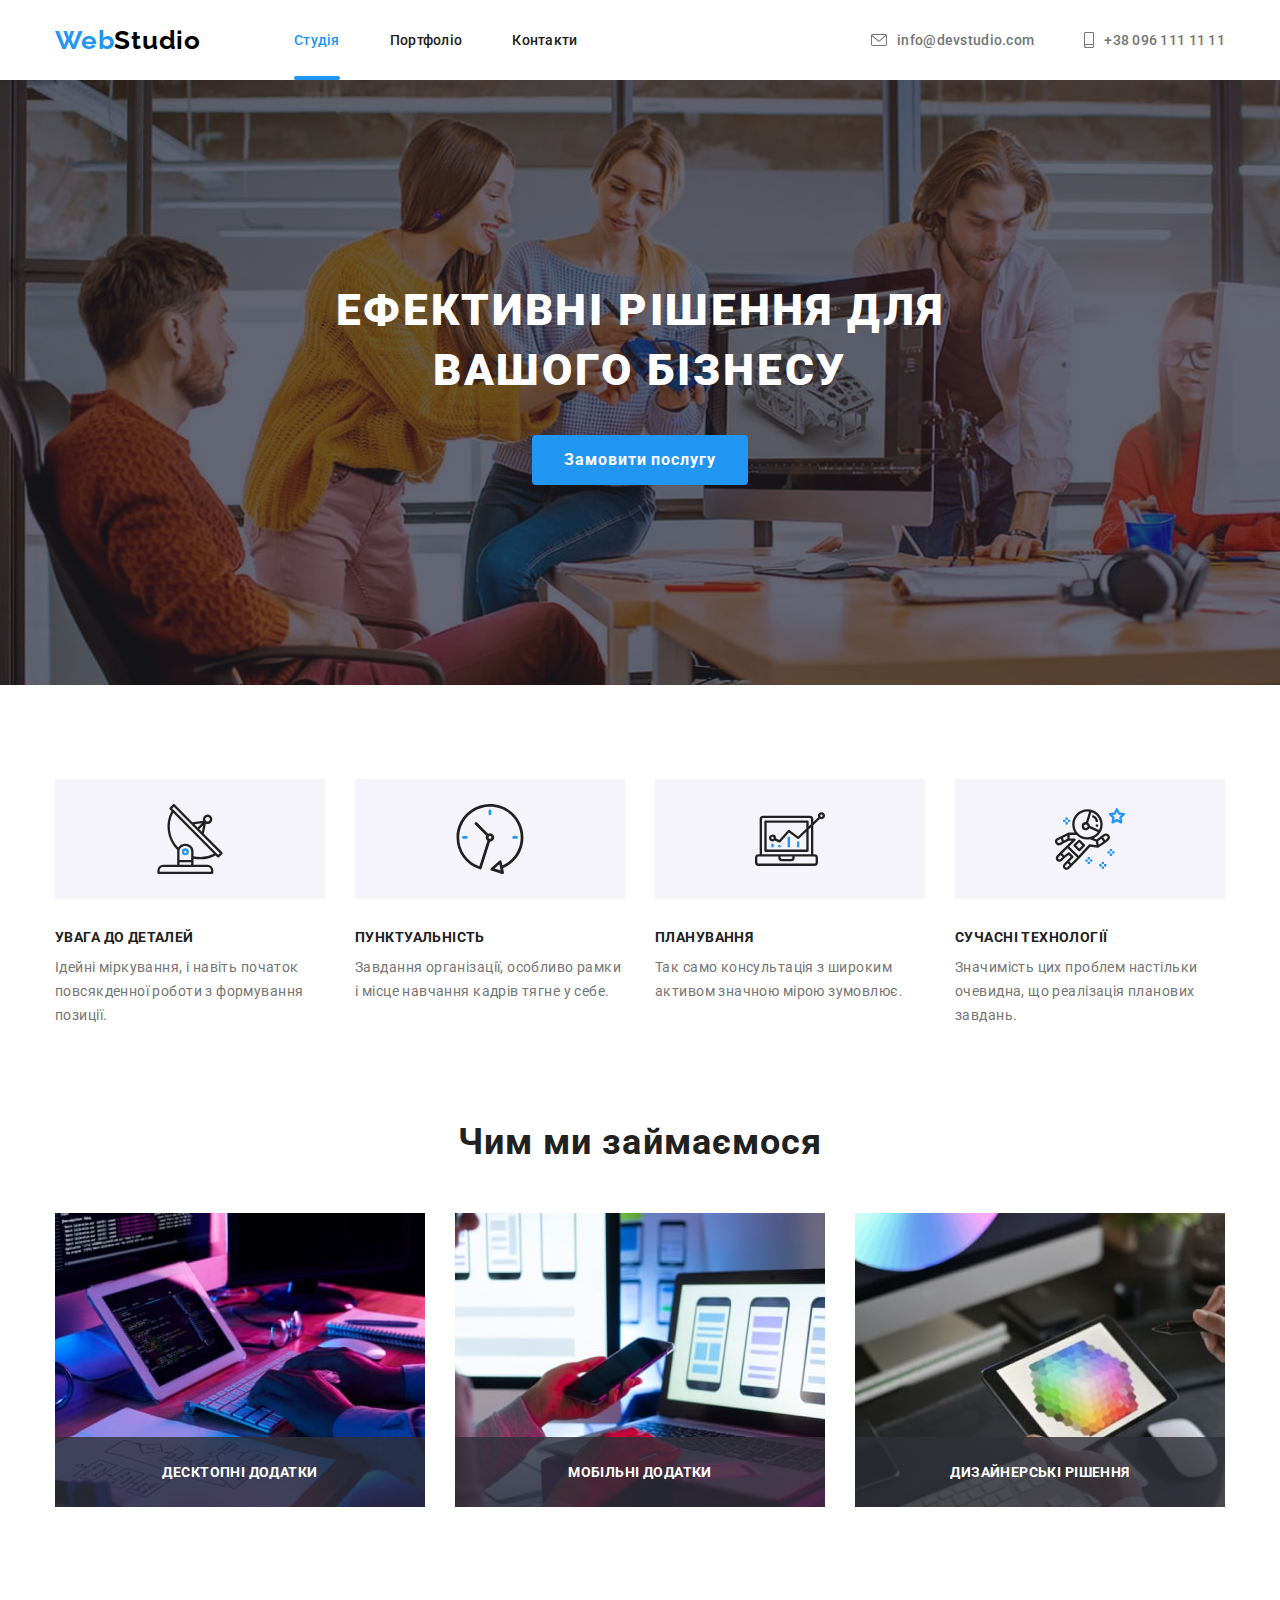
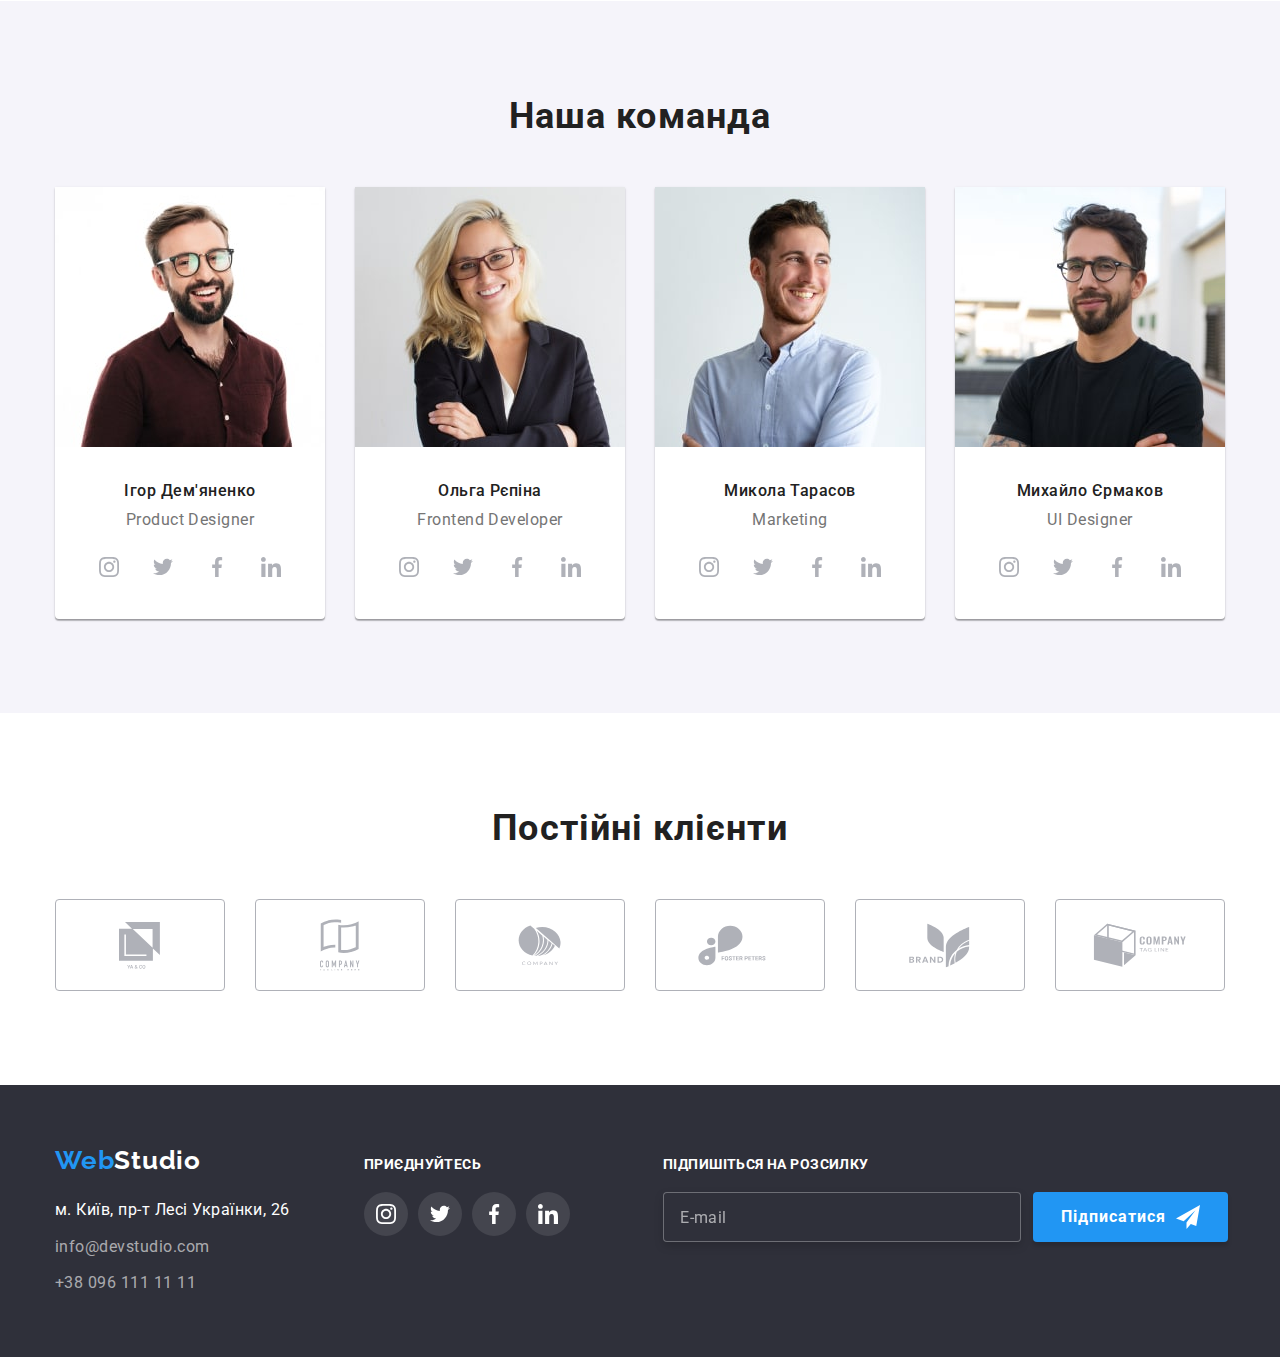
<file: index.html>
<!DOCTYPE html>
<html lang="uk">
  <head>
    <meta charset="UTF-8" />
    <meta http-equiv="X-UA-Compatible" content="IE=edge" />
    <meta name="viewport" content="width=device-width, initial-scale=1.0" />
    <title>Web Studio</title>
    <link rel="preconnect" href="https://fonts.googleapis.com" />
    <link rel="preconnect" href="https://fonts.gstatic.com" crossorigin />
    <link
      href="https://fonts.googleapis.com/css2?family=Raleway:wght@700&family=Roboto:wght@400;500;700;900&display=swap"
      rel="stylesheet"
    />
    <link
      rel="stylesheet"
      href="https://cdnjs.cloudflare.com/ajax/libs/modern-normalize/1.1.0/modern-normalize.css"
    />
    <link rel="stylesheet" href="./css/main.min.css" />
  </head>
  <body class="page-body">
    <header class="page-header page-header__main">
      <div class="container container_header">
        <div class="head-menu">
          <a class="logo" href="./index.html"
            >Web<span class="logo__text logo__text--black">Studio</span></a
          >
          <button
            class="mobile_open-button js-open-menu"
            aria-expanded="true"
            aria-controls="mobile-menu"
            type="button"
          >
            <svg width="40" height="40">
              <use href="./images/icons.svg#icon-menu_40px"></use>
            </svg>
          </button>
          <nav>
            <ul class="header-nav list">
              <li class="header-nav__item">
                <a class="header-nav__link header-nav__link--active" href="#"
                  >Студія</a
                >
              </li>
              <li class="header-nav__item">
                <a class="header-nav__link" href="./portfolio.html"
                  >Портфоліо</a
                >
              </li>
              <li class="header-nav__item">
                <a class="header-nav__link" href="#">Контакти</a>
              </li>
            </ul>
          </nav>
          <ul class="header-contacts list">
            <li class="header-contacts__item">
              <a class="header-contacts__link" href="mailto:info@devstudio.com">
                <svg
                  class="header-contacts__icon header-contacts__icon--tablet"
                  width="14"
                  height="10"
                >
                  <use href="./images/icons.svg#icon-envelope"></use>
                </svg>
                <svg
                  class="header-contacts__icon header-contacts__icon--desktop"
                  width="16"
                  height="12"
                >
                  <use href="./images/icons.svg#icon-envelope"></use>
                </svg>
                <span class="header-contacts__text">info@devstudio.com</span>
              </a>
            </li>
            <li class="header-contacts__item">
              <a class="header-contacts__link" href="tel:+380961111111">
                <svg
                  class="header-contacts__icon header-contacts__icon--tablet"
                  width="10"
                  height="14"
                >
                  <use href="./images/icons.svg#icon-smartphone"></use>
                </svg>
                <svg
                  class="header-contacts__icon header-contacts__icon--desktop"
                  width="10"
                  height="16"
                >
                  <use href="./images/icons.svg#icon-smartphone"></use>
                </svg>
                <span class="header-contacts__text">+38 096 111 11 11</span>
              </a>
            </li>
          </ul>
          <div class="mobile-menu js-menu-container" id="mobile-menu">
            <ul class="mobile-nav list">
              <li class="mobile-nav__item">
                <a class="mobile-nav__link mobile-nav__link--active" href="#"
                  >Студія</a
                >
              </li>
              <li class="mobile-nav__item">
                <a class="mobile-nav__link" href="./portfolio.html"
                  >Портфоліо</a
                >
              </li>
              <li class="mobile-nav__item">
                <a class="mobile-nav__link" href="#">Контакти</a>
              </li>
            </ul>
            <ul class="mobile-contacts list">
              <li class="mobile-contacts__item">
                <a class="mobile-contacts__link" href="tel:+380961111111">
                  <span
                    class="mobile-contacts__text mobile-contacts__text--active"
                    >+38 096 111 11 11</span
                  >
                </a>
              </li>
              <li class="mobile-contacts__item">
                <a
                  class="mobile-contacts__link"
                  href="mailto:info@devstudio.com"
                >
                  <span class="mobile-contacts__text">info@devstudio.com</span>
                </a>
              </li>
            </ul>
            <ul class="mobile-social list">
              <li class="mobile-social_item">
                <a class="mobile-social_link" href="#">Instagram</a>
              </li>
              <li class="mobile-social_item">
                <a class="mobile-social_link" href="#">Twitter</a>
              </li>
              <li class="mobile-social_item">
                <a class="mobile-social_link" href="#">Facebook</a>
              </li>
              <li class="mobile-social_item">
                <a class="mobile-social_link" href="#">LinkedIn</a>
              </li>
            </ul>
            <button class="mobile_close-button js-close-menu" type="button">
              <svg width="40" height="40">
                <use href="./images/icons.svg#icon-close-black"></use>
              </svg>
            </button>
          </div>
        </div>
      </div>
    </header>
    <main>
      <section class="hero">
        <div class="container">
          <h1 class="hero__tittle">Ефективні рішення для вашого бізнесу</h1>
          <button data-modal-open class="hero__button button" type="button">
            Замовити послугу
          </button>
        </div>
      </section>
      <section class="section our-services">
        <div class="container">
          <!-- наші переваги -->
          <ul class="preferences list">
            <li class="preferences__item">
              <h3 class="preferences__tittle">УВАГА ДО ДЕТАЛЕЙ</h3>
              <p class="preferences__text">
                Ідейні міркування, і навіть початок повсякденної роботи з
                формування позиції.
              </p>
            </li>
            <li class="preferences__item">
              <h3 class="preferences__tittle">ПУНКТУАЛЬНІСТЬ</h3>
              <p class="preferences__text">
                Завдання організації, особливо рамки і місце навчання кадрів
                тягне у себе.
              </p>
            </li>
            <li class="preferences__item">
              <h3 class="preferences__tittle">ПЛАНУВАННЯ</h3>
              <p class="preferences__text">
                Так само консультація з широким активом значною мірою зумовлює.
              </p>
            </li>
            <li class="preferences__item">
              <h3 class="preferences__tittle">СУЧАСНІ ТЕХНОЛОГІЇ</h3>
              <p class="preferences__text">
                Значимість цих проблем настільки очевидна, що реалізація
                планових завдань.
              </p>
            </li>
          </ul>
          <h2 class="services__tittle">Чим ми займаємося</h2>
          <ul class="services list">
            <li class="services__item">
              <img
                srcset="
                  ./images/activities-1-270.jpg    1x,
                  ./images/activities-1-270@2x.jpg 2x
                "
                class="img"
                src="./images/activities-1-270.jpg"
                width="370"
                height="294"
                alt="програміст пише код"
              />
              <div class="services__meta">
                <h3 class="services__description">Десктопні додатки</h3>
              </div>
            </li>
            <li class="services__item">
              <img
                srcset="
                  ./images/activities-2-270.jpg    1x,
                  ./images/activities-2-270@2x.jpg 2x
                "
                class="img"
                src="./images/activities-2-270.jpg"
                width="370"
                height="294"
                alt="програміст переглядає макет меню телефону"
              />
              <div class="services__meta">
                <h3 class="services__description">Мобільні додатки</h3>
              </div>
            </li>
            <li class="services__item">
              <img
                srcset="
                  ./images/activities-3-270.jpg    1x,
                  ./images/activities-3-270@2x.jpg 2x
                "
                class="img"
                src="./images/activities-3-270.jpg"
                width="370"
                height="294"
                alt="програміст переглядає варіанти кольорів на планшеті"
              />
              <div class="services__meta">
                <h3 class="services__description">Дизайнерські рішення</h3>
              </div>
            </li>
          </ul>
        </div>
      </section>
      <section class="section team">
        <div class="container">
          <h2 class="team__tittle">Наша команда</h2>
          <ul class="team-set list">
            <li class="team-set__item">
              <div class="team-set__wrapper">
                <picture>
                  <source
                    srcset="
                      ./images/team-1-270.jpg,
                      ./images/team-1-270@2x.jpg 2x
                    "
                    media="(min-width: 1200px)"
                  />

                  <source
                    srcset="
                      ./images/team-1-354.jpg,
                      ./images/team-1-354@2x.jpg 2x
                    "
                    media="(min-width: 768px)"
                  />

                  <source
                    srcset="
                      ./images/team-1-450.jpg,
                      ./images/team-1-450@2x.jpg 2x
                    "
                  />

                  <img src="./images/team-1-450.jpg" alt="чоловік в окулярах" />
                </picture>
                <!-- <img
                  class="team-set__img img"
                  src="./images/our-team-1.jpg"
                  width="270"
                  height="260"
                  alt="чоловік в окулярах"
                /> -->
                <h3 class="team-set__name">Ігор Дем'яненко</h3>
                <p class="team-set__position">Product Designer</p>
                <ul class="social list">
                  <li class="social__item">
                    <a href="#" class="social__link">
                      <svg class="social__icon" width="20" height="20">
                        <use href="./images/icons.svg#icon-instagram"></use>
                      </svg>
                    </a>
                  </li>
                  <li class="social__item">
                    <a href="#" class="social__link">
                      <svg class="social__icon" width="20" height="20">
                        <use href="./images/icons.svg#icon-twitter"></use>
                      </svg>
                    </a>
                  </li>
                  <li class="social__item">
                    <a href="#" class="social__link">
                      <svg class="social__icon" width="20" height="20">
                        <use href="./images/icons.svg#icon-facebook"></use>
                      </svg>
                    </a>
                  </li>
                  <li class="social__item">
                    <a href="#" class="social__link">
                      <svg class="social__icon" width="20" height="20">
                        <use href="./images/icons.svg#icon-linkedin"></use>
                      </svg>
                    </a>
                  </li>
                </ul>
              </div>
            </li>
            <li class="team-set__item">
              <div class="team-set__wrapper">
                <picture>
                  <source
                    srcset="
                      ./images/team-2-270.jpg,
                      ./images/team-2-270@2x.jpg 2x
                    "
                    media="(min-width: 1200px)"
                  />

                  <source
                    srcset="
                      ./images/team-2-354.jpg,
                      ./images/team-2-354@2x.jpg 2x
                    "
                    media="(min-width: 768px)"
                  />

                  <source
                    srcset="
                      ./images/team-2-450.jpg,
                      ./images/team-2-450@2x.jpg 2x
                    "
                  />

                  <img src="./images/team-2-450.jpg" alt="жінка в окулярах" />
                </picture>
                <!-- <img
                  class="team-set__img img"
                  src="./images/our-team-2.jpg"
                  width="270"
                  height="260"
                  alt="жінка в окулярах"
                /> -->
                <h3 class="team-set__name">Ольга Рєпіна</h3>
                <p class="team-set__position">Frontend Developer</p>
                <ul class="social list">
                  <li class="social__item">
                    <a href="#" class="social__link">
                      <svg class="social__icon" width="20" height="20">
                        <use href="./images/icons.svg#icon-instagram"></use>
                      </svg>
                    </a>
                  </li>
                  <li class="social__item">
                    <a href="#" class="social__link">
                      <svg class="social__icon" width="20" height="20">
                        <use href="./images/icons.svg#icon-twitter"></use>
                      </svg>
                    </a>
                  </li>
                  <li class="social__item">
                    <a href="#" class="social__link">
                      <svg class="social__icon" width="20" height="20">
                        <use href="./images/icons.svg#icon-facebook"></use>
                      </svg>
                    </a>
                  </li>
                  <li class="social__item">
                    <a href="#" class="social__link">
                      <svg class="social__icon" width="20" height="20">
                        <use href="./images/icons.svg#icon-linkedin"></use>
                      </svg>
                    </a>
                  </li>
                </ul>
              </div>
            </li>
            <li class="team-set__item">
              <div class="team-set__wrapper">
                <picture>
                  <source
                    srcset="
                      ./images/team-3-270.jpg,
                      ./images/team-3-270@2x.jpg 2x
                    "
                    media="(min-width: 1200px)"
                  />

                  <source
                    srcset="
                      ./images/team-3-354.jpg,
                      ./images/team-3-354@2x.jpg 2x
                    "
                    media="(min-width: 768px)"
                  />

                  <source
                    srcset="
                      ./images/team-3-450.jpg,
                      ./images/team-3-450@2x.jpg 2x
                    "
                  />

                  <img src="./images/team-3-450.jpg" alt="молодий чоловік" />
                </picture>
                <!-- <img
                  class="team-set__img img"
                  src="./images/our-team-3.jpg"
                  width="270"
                  height="260"
                  alt="молодий чоловік"
                /> -->
                <h3 class="team-set__name">Микола Тарасов</h3>
                <p class="team-set__position">Marketing</p>
                <ul class="social list">
                  <li class="social__item">
                    <a href="#" class="social__link">
                      <svg class="social__icon" width="20" height="20">
                        <use href="./images/icons.svg#icon-instagram"></use>
                      </svg>
                    </a>
                  </li>
                  <li class="social__item">
                    <a href="#" class="social__link">
                      <svg class="social__icon" width="20" height="20">
                        <use href="./images/icons.svg#icon-twitter"></use>
                      </svg>
                    </a>
                  </li>
                  <li class="social__item">
                    <a href="#" class="social__link">
                      <svg class="social__icon" width="20" height="20">
                        <use href="./images/icons.svg#icon-facebook"></use>
                      </svg>
                    </a>
                  </li>
                  <li class="social__item">
                    <a href="#" class="social__link">
                      <svg class="social__icon" width="20" height="20">
                        <use href="./images/icons.svg#icon-linkedin"></use>
                      </svg>
                    </a>
                  </li>
                </ul>
              </div>
            </li>
            <li class="team-set__item">
              <div class="team-set__wrapper">
                <picture>
                  <source
                    srcset="
                      ./images/team-4-270.jpg,
                      ./images/team-4-270@2x.jpg 2x
                    "
                    media="(min-width: 1200px)"
                  />

                  <source
                    srcset="
                      ./images/team-4-354.jpg,
                      ./images/team-4-354@2x.jpg 2x
                    "
                    media="(min-width: 768px)"
                  />

                  <source
                    srcset="
                      ./images/team-4-450.jpg,
                      ./images/team-4-450@2x.jpg 2x
                    "
                  />

                  <img src="./images/team-4-450.jpg" alt="молодий чоловік" />
                </picture>
                <!-- <img
                  class="team-set__img img"
                  src="./images/our-team-4.jpg"
                  width="270"
                  height="260"
                  alt="чоловік в окулярах"
                /> -->
                <h3 class="team-set__name">Михайло Єрмаков</h3>
                <p class="team-set__position">UI Designer</p>
                <ul class="social list">
                  <li class="social__item">
                    <a href="#" class="social__link">
                      <svg class="social__icon" width="20" height="20">
                        <use href="./images/icons.svg#icon-instagram"></use>
                      </svg>
                    </a>
                  </li>
                  <li class="social__item">
                    <a href="#" class="social__link">
                      <svg class="social__icon" width="20" height="20">
                        <use href="./images/icons.svg#icon-twitter"></use>
                      </svg>
                    </a>
                  </li>
                  <li class="social__item">
                    <a href="#" class="social__link">
                      <svg class="social__icon" width="20" height="20">
                        <use href="./images/icons.svg#icon-facebook"></use>
                      </svg>
                    </a>
                  </li>
                  <li class="social__item">
                    <a href="#" class="social__link">
                      <svg class="social__icon" width="20" height="20">
                        <use href="./images/icons.svg#icon-linkedin"></use>
                      </svg>
                    </a>
                  </li>
                </ul>
              </div>
            </li>
          </ul>
        </div>
      </section>
      <section class="section clients">
        <div class="container">
          <h2 class="clients__tittle">Постійні клієнти</h2>
          <ul class="clients__set list">
            <li class="clients__item">
              <a class="clients__link" href="#">
                <svg class="clients__icon" width="41" height="47">
                  <use href="./images/icons.svg#icon-client-1"></use>
                </svg>
              </a>
            </li>
            <li class="clients__item">
              <a class="clients__link" href="#">
                <svg class="clients__icon" width="40" height="52">
                  <use href="./images/icons.svg#icon-client-2"></use>
                </svg>
              </a>
            </li>
            <li class="clients__item">
              <a class="clients__link" href="#">
                <svg class="clients__icon" width="43" height="42">
                  <use href="./images/icons.svg#icon-client-3"></use>
                </svg>
              </a>
            </li>
            <li class="clients__item">
              <a class="clients__link" href="#">
                <svg class="clients__icon" width="84" height="41">
                  <use href="./images/icons.svg#icon-client-4"></use>
                </svg>
              </a>
            </li>
            <li class="clients__item">
              <a class="clients__link" href="#">
                <svg class="clients__icon" width="63" height="45">
                  <use href="./images/icons.svg#icon-client-5"></use>
                </svg>
              </a>
            </li>
            <li class="clients__item">
              <a class="clients__link" href="#">
                <svg class="clients__icon" width="94" height="44">
                  <use href="./images/icons.svg#icon-client-6"></use>
                </svg>
              </a>
            </li>
          </ul>
        </div>
      </section>
    </main>
    <footer class="footer">
      <div class="container footer-box">
        <div class="visit-card">
          <a class="logo logo_footer" href="/"
            >Web<span class="logo__text logo__text--white">Studio</span></a
          >
          <address>
            <ul class="adress list">
              <li class="adress__item">
                <a
                  class="adress__link adress__link--accent"
                  href="https://goo.gl/maps/z7r3m8Ru9dRskNTa8"
                  >м. Київ, пр-т Лесі Українки, 26</a
                >
              </li>
              <li class="adress__item">
                <a class="adress__link" href="mailto:info@devstudio.com"
                  >info@devstudio.com</a
                >
              </li>
              <li class="adress__item">
                <a class="adress__link" href="tel:+380961111111"
                  >+38 096 111 11 11</a
                >
              </li>
            </ul>
          </address>
        </div>
        <div class="adding">
          <h3 class="adding__tittle">приєднуйтесь</h3>
          <ul class="social social--footer list">
            <li class="social__item social__item--footer">
              <a href="#" class="social__link">
                <svg class="social__icon" width="20" height="20">
                  <use href="./images/icons.svg#icon-instagram"></use>
                </svg>
              </a>
            </li>
            <li class="social__item social__item--footer">
              <a href="#" class="social__link">
                <svg class="social__icon" width="20" height="20">
                  <use href="./images/icons.svg#icon-twitter"></use>
                </svg>
              </a>
            </li>
            <li class="social__item social__item--footer">
              <a href="#" class="social__link">
                <svg class="social__icon" width="20" height="20">
                  <use href="./images/icons.svg#icon-facebook"></use>
                </svg>
              </a>
            </li>
            <li class="social__item social__item--footer">
              <a href="#" class="social__link">
                <svg class="social__icon" width="20" height="20">
                  <use href="./images/icons.svg#icon-linkedin"></use>
                </svg>
              </a>
            </li>
          </ul>
        </div>
        <div class="dispatch">
          <h3 class="dispatch__tittle">Підпишіться на розсилку</h3>
          <form class="dispatch__form">
            <input class="dispatch__input" type="text" placeholder="E-mail" />
            <button class="dispatch-button button" type="submit">
              <span class="dispatch-button__text">Підписатися</span>
              <svg class="dispatch-button__icon" width="24" height="24">
                <use href="./images/icons.svg#icon-send"></use>
              </svg>
            </button>
          </form>
        </div>
      </div>
    </footer>
    <div data-modal class="backdrop is-hidden">
      <div class="modal">
        <button data-modal-close class="close-button" type="button">
          <svg class="close-button__icon" width="18" height="18">
            <use href="./images/icons.svg#icon-close-black"></use>
          </svg>
        </button>
        <form class="modal-form">
          <b class="modal-form__tittle"
            >Залиште свої дані, ми вам передзвонимо</b
          >
          <label class="modal-form__label" for="name">Ім'я</label>
          <div class="modal-form__wrapper">
            <input
              class="modal-form__input"
              type="text"
              name="name"
              id="name"
            />
            <svg class="input-icon" width="18" height="18">
              <use href="./images/icons.svg#icon-person-black"></use>
            </svg>
          </div>

          <label class="modal-form__label" for="phone">Телефон</label>
          <div class="modal-form__wrapper">
            <input
              class="modal-form__input"
              type="tel"
              name="phone"
              id="phone"
            />
            <svg class="input-icon" width="18" height="18">
              <use href="./images/icons.svg#icon-phone-black"></use>
            </svg>
          </div>

          <label class="modal-form__label" for="mail">Пошта</label>
          <div class="modal-form__wrapper">
            <input
              class="modal-form__input"
              type="email"
              name="mail"
              id="mail"
            />
            <svg class="input-icon" width="18" height="18">
              <use href="./images/icons.svg#icon-email-black"></use>
            </svg>
          </div>

          <label class="modal-form__label" for="comments">Коментар</label>
          <textarea
            class="modal-form__input modal-form__input--textarea"
            name="comments"
            id="comments"
            placeholder="Введіть текст"
          ></textarea>

          <div class="lisence">
            <input
              class="lisence__input"
              type="checkbox"
              name="licence"
              id="licence"
            />
            <label class="lisence__label" for="licence">
              Погоджуюся з розсилкою та приймаю
            </label>
            <a class="lisence__text">Умови договору</a>
          </div>

          <button class="submit-button button" type="submit">Відправити</button>
        </form>
      </div>
    </div>
    <script src="./js/mobile-menu.js"></script>
    <script src="./js/modal.js"></script>
  </body>
</html>
</file>
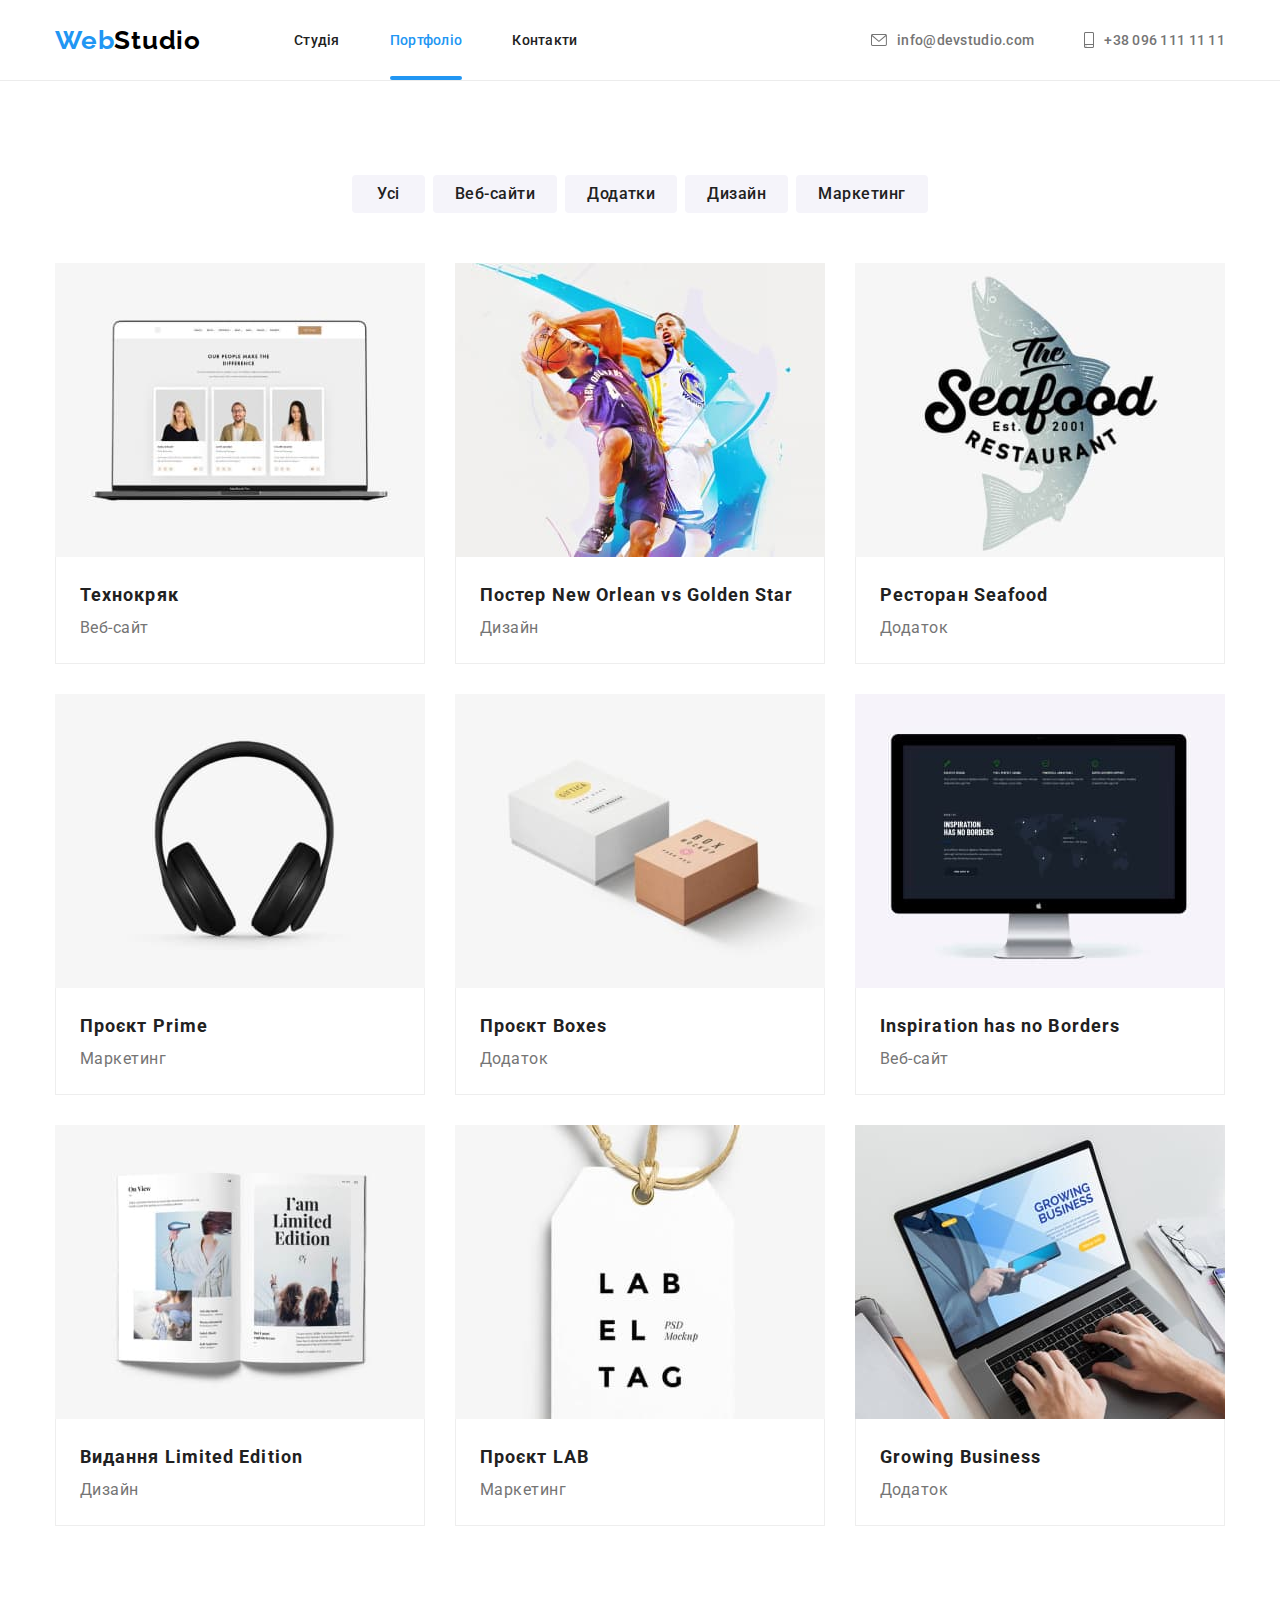
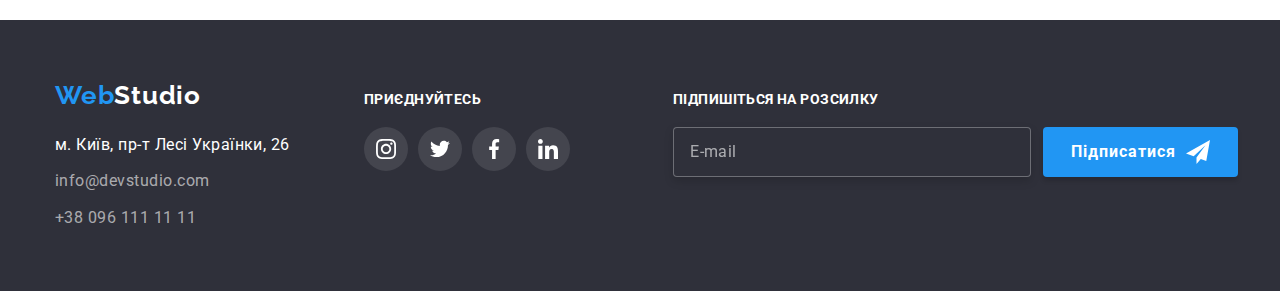
<file: portfolio.html>
<!DOCTYPE html>
<html lang="en">
  <head>
    <meta charset="UTF-8" />
    <meta http-equiv="X-UA-Compatible" content="IE=edge" />
    <meta name="viewport" content="width=device-width, initial-scale=1.0" />
    <title>portfolio</title>
    <link rel="preconnect" href="https://fonts.googleapis.com" />
    <link rel="preconnect" href="https://fonts.gstatic.com" crossorigin />
    <link
      href="https://fonts.googleapis.com/css2?family=Raleway:wght@700&family=Roboto:wght@400;500;700;900&display=swap"
      rel="stylesheet"
    />
    <link
      rel="stylesheet"
      href="https://cdnjs.cloudflare.com/ajax/libs/modern-normalize/1.1.0/modern-normalize.css"
    />
    <link rel="stylesheet" href="./css/main.min.css" />
  </head>
  <body>
    <header class="page-header">
      <div class="container">
        <div class="head-menu">
          <a class="logo" href="/index.html"
            >Web<span class="logo__text logo__text--black">Studio</span></a
          >
          <nav>
            <ul class="header-nav list">
              <li class="header-nav__item">
                <a class="header-nav__link" href="./index.html">Студія</a>
              </li>
              <li class="header-nav__item">
                <a
                  class="header-nav__link header-nav__link--active"
                  href="./portfolio.html"
                  >Портфоліо</a
                >
              </li>
              <li class="header-nav__item">
                <a class="header-nav__link" href="#">Контакти</a>
              </li>
            </ul>
          </nav>
          <ul class="header-contacts list">
            <li class="header-contacts__item">
              <a class="header-contacts__link" href="mailto:info@devstudio.com">
                <svg class="header-contacts__icon" width="16" height="12">
                  <use href="./images/icons.svg#icon-envelope"></use>
                </svg>
                <span class="header-contacts__text">info@devstudio.com</span>
              </a>
            </li>
            <li class="header-contacts__item">
              <a class="header-contacts__link" href="tel:+380961111111">
                <svg class="header-contacts__icon" width="10" height="16">
                  <use href="./images/icons.svg#icon-smartphone"></use>
                </svg>
                <span class="header-contacts__text">+38 096 111 11 11</span>
              </a>
            </li>
          </ul>
        </div>
      </div>
    </header>
    <main>
      <section class="section portfolio">
        <div class="container">
          <ul class="buttons-set list">
            <li class="buttons-set__item">
              <button
                class="button-portfolio button-portfolio--main button"
                type="button"
              >
                Усі
              </button>
            </li>
            <li class="buttons-set__item">
              <button class="button-portfolio button" type="button">
                Веб-сайти
              </button>
            </li>
            <li class="buttons-set__item">
              <button class="button-portfolio button" type="button">
                Додатки
              </button>
            </li>
            <li class="buttons-set__item">
              <button class="button-portfolio button" type="button">
                Дизайн
              </button>
            </li>
            <li class="buttons-set__item">
              <button class="button-portfolio button" type="button">
                Маркетинг
              </button>
            </li>
          </ul>
          <!-- <h1>Наші проекти</h1> -->
          <ul class="projects-set list">
            <li class="projects-set__item">
              <a class="projects-set__link" href="#">
                <div class="layout">
                  <img
                    class="img"
                    src="./images/web-site.jpg"
                    width="370"
                    height="294"
                    alt="екран ноутбука з відкритою сторінкою веб-сайту"
                  />
                  <div class="layout-wrapper">
                    <p class="layout__text">
                      Ресурс пропонує комплексні пропозиції з різним рівнем
                      функціоналу та сервісів. Все це дозволить відвідувачу
                      отримати вичерпні відомості про компанію чи приватну
                      особу.
                    </p>
                  </div>
                </div>
                <div class="projects-set__meta">
                  <h2 class="projects-set__tittle">Технокряк</h2>
                  <p class="projects-set__text">Веб-сайт</p>
                </div>
              </a>
            </li>
            <li class="projects-set__item">
              <a class="projects-set__link" href="#">
                <div class="layout">
                  <img
                    class="img"
                    src="./images/new-orlean-vs-golden-state.jpg"
                    width="370"
                    height="294"
                    alt="два баскетболісти боряться за мʼяч"
                  />
                  <div class="layout-wrapper">
                    <p class="layout__text">
                      Ресурс пропонує комплексні пропозиції з різним рівнем
                      функціоналу та сервісів. Все це дозволить відвідувачу
                      отримати вичерпні відомості про компанію чи приватну
                      особу.
                    </p>
                  </div>
                </div>
                <div class="projects-set__meta">
                  <h2 class="projects-set__tittle">
                    Постер New Orlean vs Golden Star
                  </h2>
                  <p class="projects-set__text">Дизайн</p>
                </div>
              </a>
            </li>
            <li class="projects-set__item">
              <a class="projects-set__link" href="#">
                <div class="layout">
                  <img
                    class="img"
                    src="./images/seafood.jpg"
                    width="370"
                    height="294"
                    alt="назва ресторану на фоні схематичного зображення риби"
                  />
                  <div class="layout-wrapper">
                    <p class="layout__text">
                      Ресурс пропонує комплексні пропозиції з різним рівнем
                      функціоналу та сервісів. Все це дозволить відвідувачу
                      отримати вичерпні відомості про компанію чи приватну
                      особу.
                    </p>
                  </div>
                </div>
                <div class="projects-set__meta">
                  <h2 class="projects-set__tittle">Ресторан Seafood</h2>
                  <p class="projects-set__text">Додаток</p>
                </div>
              </a>
            </li>
            <li class="projects-set__item">
              <a class="projects-set__link" href="#">
                <div class="layout">
                  <img
                    class="img"
                    src="./images/headphones.jpg"
                    width="370"
                    height="294"
                    alt="навушники"
                  />
                  <div class="layout-wrapper">
                    <p class="layout__text">
                      Ресурс пропонує комплексні пропозиції з різним рівнем
                      функціоналу та сервісів. Все це дозволить відвідувачу
                      отримати вичерпні відомості про компанію чи приватну
                      особу.
                    </p>
                  </div>
                </div>
                <div class="projects-set__meta">
                  <h2 class="projects-set__tittle">Проєкт Prime</h2>
                  <p class="projects-set__text">Маркетинг</p>
                </div>
              </a>
            </li>
            <li class="projects-set__item">
              <a class="projects-set__link" href="#">
                <div class="layout">
                  <img
                    class="img"
                    src="./images/boxes.jpg"
                    width="370"
                    height="294"
                    alt="дві
            картонні коробки"
                  />
                  <div class="layout-wrapper">
                    <p class="layout__text">
                      Ресурс пропонує комплексні пропозиції з різним рівнем
                      функціоналу та сервісів. Все це дозволить відвідувачу
                      отримати вичерпні відомості про компанію чи приватну
                      особу.
                    </p>
                  </div>
                </div>
                <div class="projects-set__meta">
                  <h2 class="projects-set__tittle">Проєкт Boxes</h2>
                  <p class="projects-set__text">Додаток</p>
                </div>
              </a>
            </li>
            <li class="projects-set__item">
              <a class="projects-set__link" href="#">
                <div class="layout">
                  <img
                    class="img"
                    src="./images/inpiration-has-no-borders.jpg"
                    width="370"
                    height="294"
                    alt="монітор компʼютера"
                  />
                  <div class="layout-wrapper">
                    <p class="layout__text">
                      Ресурс пропонує комплексні пропозиції з різним рівнем
                      функціоналу та сервісів. Все це дозволить відвідувачу
                      отримати вичерпні відомості про компанію чи приватну
                      особу.
                    </p>
                  </div>
                </div>
                <div class="projects-set__meta">
                  <h2 class="projects-set__tittle">
                    Inspiration has no Borders
                  </h2>
                  <p class="projects-set__text">Веб-сайт</p>
                </div>
              </a>
            </li>
            <li class="projects-set__item">
              <a class="projects-set__link" href="#">
                <div class="layout">
                  <img
                    class="img"
                    src="./images/limited-edition.jpg"
                    width="370"
                    height="294"
                    alt="розгорнута книга"
                  />
                  <div class="layout-wrapper">
                    <p class="layout__text">
                      Ресурс пропонує комплексні пропозиції з різним рівнем
                      функціоналу та сервісів. Все це дозволить відвідувачу
                      отримати вичерпні відомості про компанію чи приватну
                      особу.
                    </p>
                  </div>
                </div>
                <div class="projects-set__meta">
                  <h2 class="projects-set__tittle">Видання Limited Edition</h2>
                  <p class="projects-set__text">Дизайн</p>
                </div>
              </a>
            </li>
            <li class="projects-set__item">
              <a class="projects-set__link" href="#">
                <div class="layout">
                  <img
                    class="img"
                    src="./images/lab.jpg"
                    width="370"
                    height="294"
                    alt="лейба від одягу"
                  />
                  <div class="layout-wrapper">
                    <p class="layout__text">
                      Ресурс пропонує комплексні пропозиції з різним рівнем
                      функціоналу та сервісів. Все це дозволить відвідувачу
                      отримати вичерпні відомості про компанію чи приватну
                      особу.
                    </p>
                  </div>
                </div>
                <div class="projects-set__meta">
                  <h2 class="projects-set__tittle">Проєкт LAB</h2>
                  <p class="projects-set__text">Маркетинг</p>
                </div>
              </a>
            </li>
            <li class="projects-set__item">
              <a class="projects-set__link" href="#">
                <div class="layout">
                  <img
                    class="img"
                    src="./images/growning-business.jpg"
                    width="370"
                    height="294"
                    alt="людина працює за ноутбуком"
                  />
                  <div class="layout-wrapper">
                    <p class="layout__text">
                      Ресурс пропонує комплексні пропозиції з різним рівнем
                      функціоналу та сервісів. Все це дозволить відвідувачу
                      отримати вичерпні відомості про компанію чи приватну
                      особу.
                    </p>
                  </div>
                </div>
                <div class="projects-set__meta">
                  <h2 class="projects-set__tittle">Growing Business</h2>
                  <p class="projects-set__text">Додаток</p>
                </div>
              </a>
            </li>
          </ul>
        </div>
      </section>
    </main>
    <footer class="footer">
      <div class="container footer-box">
        <div class="visit-card">
          <a class="logo" href="/"
            >Web<span class="logo__text logo__text--white">Studio</span></a
          >
          <address>
            <ul class="adress list">
              <li class="adress__item">
                <a
                  class="adress__link adress__link--accent"
                  href="https://goo.gl/maps/z7r3m8Ru9dRskNTa8"
                  >м. Київ, пр-т Лесі Українки, 26</a
                >
              </li>
              <li class="adress__item">
                <a class="adress__link" href="mailto:info@devstudio.com"
                  >info@devstudio.com</a
                >
              </li>
              <li class="adress__item">
                <a class="adress__link" href="tel:+380961111111"
                  >+38 096 111 11 11</a
                >
              </li>
            </ul>
          </address>
        </div>
        <div class="adding">
          <h3 class="adding__tittle">приєднуйтесь</h3>
          <ul class="social social--footer list">
            <li class="social__item">
              <a href="#" class="social__link">
                <svg class="social__icon" width="20" height="20">
                  <use href="./images/icons.svg#icon-instagram"></use>
                </svg>
              </a>
            </li>
            <li class="social__item">
              <a href="#" class="social__link">
                <svg class="social__icon" width="20" height="20">
                  <use href="./images/icons.svg#icon-twitter"></use>
                </svg>
              </a>
            </li>
            <li class="social__item">
              <a href="#" class="social__link">
                <svg class="social__icon" width="20" height="20">
                  <use href="./images/icons.svg#icon-facebook"></use>
                </svg>
              </a>
            </li>
            <li class="social__item">
              <a href="#" class="social__link">
                <svg class="social__icon" width="20" height="20">
                  <use href="./images/icons.svg#icon-linkedin"></use>
                </svg>
              </a>
            </li>
          </ul>
        </div>
        <div class="dispatch">
          <h3 class="dispatch__tittle">Підпишіться на розсилку</h3>
          <form class="dispatch__form">
            <input class="dispatch__input" type="text" placeholder="E-mail" />
            <button class="dispatch-button button" type="submit">
              <span class="dispatch-button__text">Підписатися</span>
              <svg class="dispatch-button__icon" width="24" height="24">
                <use href="./images/icons.svg#icon-send"></use>
              </svg>
            </button>
          </form>
        </div>
      </div>
    </footer>
  </body>
</html>
</file>
<file: css/main.min.css>
:root{--page-background-color: #ffffff;--primary-background-color: #2f303a;--secondary-background-color: #f5f4fa;--hide-background-color: #c4c4c4;--main-text-color: #757575;--primary-accent-color: #2196f3;--secondary-accent-color: #ffffff;--footer-contacts-color: rgba(255, 255, 255, 0.6);--second-logo-color: #000000;--tittle-color: #212121;--header-border-color: #ececec;--item-set-gap: 30px;--button-background-active-color: #188ce8;--border-work-item-color: #eeeeee;--icons-color: #afb1b8;--services-services_meta-color: rgba(47, 48, 58, 0.8);--layout-accent-color: rgba(33, 150, 243, 0.9);--backdrop-background: rgba(0, 0, 0, 0.2)}html{margin:0;padding:0}body{font-family:"Roboto",sans-serif;background-color:#fff;color:var(--tittle-color)}a{text-decoration:none}h1,h2,h3,p,ul{margin:0;padding:0}.list{list-style:none}.img{display:block;max-width:100%;height:auto}.container{max-width:480px;padding:0 15px;margin-left:auto;margin-right:auto}@media screen and (min-width: 768px)and (max-width: 1199.98px){.container{max-width:768px}}@media screen and (min-width: 1200px){.container{max-width:1200px}}.section{padding-top:60px;padding-bottom:60px}@media screen and (min-width: 1200px){.section{padding-top:94px;padding-bottom:94px}}.logo{font-family:"Raleway";font-weight:700;font-size:24px;line-height:1.1666666667;letter-spacing:.03em;color:#2196f3;padding-top:16px;padding-bottom:16px}@media screen and (min-width: 768px){.logo{margin-right:93px;font-size:26px;line-height:1.1923076923;padding-top:0;padding-bottom:0}}@media screen and (min-width: 768px)and (max-width: 1199.98px){.logo.logo_footer{margin-left:auto;margin-right:auto}}.logo__text--black{color:#000}.logo__text--white{color:#fff}.button{cursor:pointer;display:block;border-style:none;background-color:#2196f3;border-radius:4px;font-weight:700;font-size:16px;padding:10px 24px;line-height:1.875;letter-spacing:.06em;color:#fff;-webkit-transition:background-color 250ms cubic-bezier(0.4, 0, 0.2, 1);transition:background-color 250ms cubic-bezier(0.4, 0, 0.2, 1)}@media screen and (min-width: 1200px){.button{padding:10px 32px}}.button:hover,.button:focus{background-color:#188ce8}.page-header{border-bottom:1px solid #ececec}.page-header.page-header__main{border:none}.head-menu{display:-webkit-box;display:-ms-flexbox;display:flex;-webkit-box-align:center;-ms-flex-align:center;align-items:center}.header-nav{display:none}@media screen and (min-width: 768px){.header-nav{display:-webkit-box;display:-ms-flexbox;display:flex;padding:0}}.header-nav__link{position:relative;display:block;padding:32px 0;font-weight:500;font-size:14px;line-height:16px;letter-spacing:.02em;color:inherit;-webkit-transition:color 250ms cubic-bezier(0.4, 0, 0.2, 1);transition:color 250ms cubic-bezier(0.4, 0, 0.2, 1)}.header-nav__link:hover,.header-nav__link:focus{color:#2196f3}.header-nav__item:not(:last-child){margin-right:50px}.header-nav__link--active{color:#2196f3}.header-nav__link--active::after{content:"";display:block;position:absolute;left:0;bottom:0;width:100%;height:4px;background-color:#2196f3;border-radius:2px}.header-contacts{display:none}@media screen and (min-width: 768px){.header-contacts{display:-webkit-box;display:-ms-flexbox;display:flex;-webkit-box-orient:vertical;-webkit-box-direction:normal;-ms-flex-direction:column;flex-direction:column;margin-left:auto}}@media screen and (min-width: 1200px){.header-contacts{-webkit-box-orient:horizontal;-webkit-box-direction:normal;-ms-flex-direction:row;flex-direction:row}}@media screen and (min-width: 768px)and (max-width: 1199.98px){.header-contacts__item:first-child{margin-bottom:10px}}@media screen and (min-width: 1200px){.header-contacts__item:not(:first-child){margin-left:50px}}.header-contacts__text{font-weight:500;font-size:12px;line-height:1.1666666667;letter-spacing:.02em}@media screen and (min-width: 1200px){.header-contacts__text{font-size:14px;line-height:1.1428571429}}.header-contacts__link{display:-webkit-box;display:-ms-flexbox;display:flex;-webkit-box-align:center;-ms-flex-align:center;align-items:center;color:#757575;-webkit-transition:color 250ms cubic-bezier(0.4, 0, 0.2, 1);transition:color 250ms cubic-bezier(0.4, 0, 0.2, 1)}.header-contacts__link:hover,.header-contacts__link:focus{color:#2196f3}.header-contacts__icon{fill:currentColor;margin-right:10px}@media screen and (min-width: 1200px){.header-contacts__icon.header-contacts__icon--tablet{display:none}}@media screen and (min-width: 768px)and (max-width: 1199.98px){.header-contacts__icon.header-contacts__icon--desktop{display:none}}.mobile_open-button{position:absolute;top:10px;right:15px;background-color:#fff;border:none;padding:0}@media screen and (min-width: 768px){.mobile_open-button{display:none}}.container_header{position:relative}.mobile-menu{display:none;position:fixed;top:0;left:0;width:100%;background-color:#fff;padding:48px 40px}.mobile-menu.is-open{display:block}.mobile-nav{margin-bottom:302px}.mobile-nav__item{margin-bottom:32px}.mobile-nav__item:nth-child(1){margin-bottom:36px}.mobile-nav__item:nth-child(3){margin-bottom:0}.mobile-nav__link{position:relative;display:block;font-weight:500;font-size:40px;line-height:1.175;letter-spacing:.02em;color:inherit;-webkit-transition:color 250ms cubic-bezier(0.4, 0, 0.2, 1);transition:color 250ms cubic-bezier(0.4, 0, 0.2, 1)}.mobile-nav__link:hover,.mobile-nav__link:focus{color:#2196f3}.mobile-nav__link--active{color:#2196f3}.mobile-contacts{margin-bottom:64px}.mobile-contacts__item:nth-child(1){margin-bottom:32px}.mobile-contacts__link{color:#757575;-webkit-transition:color 250ms cubic-bezier(0.4, 0, 0.2, 1);transition:color 250ms cubic-bezier(0.4, 0, 0.2, 1)}.mobile-contacts__link:hover,.mobile-contacts__link:focus{color:#2196f3}.mobile-contacts__text{font-weight:500;font-size:34px;line-height:1.1764705882;letter-spacing:.02em}.mobile-contacts__text.mobile-contacts__text--active{color:#2196f3}.mobile-social{display:-webkit-box;display:-ms-flexbox;display:flex}.mobile-social_item:not(:last-child)::after{content:" ";width:22px;height:0;border:1px solid rgba(33,33,33,.2);-webkit-transform:rotate(90deg);transform:rotate(90deg);margin-left:10px;margin-right:10px}.mobile-social_link{font-weight:500;font-size:18px;line-height:22px;letter-spacing:.02em;color:#2196f3}.mobile_close-button{position:absolute;top:10px;right:15px;background-color:#fff;border:none;padding:0}.mobile_close-button:hover,.mobile_close-button:focus{fill:#2196f3}.mobile_close-button:hover .header-contacts__icon,.mobile_close-button:focus .header-contacts__icon{fill:currentColor}.hero{padding-top:118px;padding-bottom:118px;background-color:#c4c4c4;background-image:-webkit-gradient(linear, left top, left bottom, from(rgba(47, 48, 58, 0.4)), to(rgba(47, 48, 58, 0.4))),url("../images/hero-480.jpg");background-image:linear-gradient(rgba(47, 48, 58, 0.4), rgba(47, 48, 58, 0.4)),url("../images/hero-480.jpg");max-width:480px;margin-left:auto;margin-right:auto;background-size:cover}@media(min-device-pixel-ratio: 2),(-webkit-min-device-pixel-ratio: 2),(min-resolution: 192dpi),(min-resolution: 2dppx){.hero{background-image:-webkit-gradient(linear, left top, left bottom, from(rgba(47, 48, 58, 0.4)), to(rgba(47, 48, 58, 0.4))),url("../images/hero-480@2x.jpg");background-image:linear-gradient(rgba(47, 48, 58, 0.4), rgba(47, 48, 58, 0.4)),url("../images/hero-480@2x.jpg")}}@media screen and (min-width: 768px)and (max-width: 1199.98px){.hero{background-image:-webkit-gradient(linear, left top, left bottom, from(rgba(47, 48, 58, 0.4)), to(rgba(47, 48, 58, 0.4))),url("../images/hero-768.jpg");background-image:linear-gradient(rgba(47, 48, 58, 0.4), rgba(47, 48, 58, 0.4)),url("../images/hero-768.jpg");max-width:768px}}@media(min-device-pixel-ratio: 2)and (min-width: 768px),(-webkit-min-device-pixel-ratio: 2)and (min-width: 768px),(min-resolution: 192dpi)and (min-width: 768px),(min-resolution: 2dppx)and (min-width: 768px){.hero{background-image:-webkit-gradient(linear, left top, left bottom, from(rgba(47, 48, 58, 0.4)), to(rgba(47, 48, 58, 0.4))),url("../images/hero-768@2x.jpg");background-image:linear-gradient(rgba(47, 48, 58, 0.4), rgba(47, 48, 58, 0.4)),url("../images/hero-768@2x.jpg")}}@media screen and (min-width: 1200px){.hero{background-image:-webkit-gradient(linear, left top, left bottom, from(rgba(47, 48, 58, 0.4)), to(rgba(47, 48, 58, 0.4))),url("../images/hero-1600.jpg");background-image:linear-gradient(rgba(47, 48, 58, 0.4), rgba(47, 48, 58, 0.4)),url("../images/hero-1600.jpg");max-width:1600px;padding-top:200px;padding-bottom:200px}}@media(min-device-pixel-ratio: 2)and (min-width: 1200px),(-webkit-min-device-pixel-ratio: 2)and (min-width: 1200px),(min-resolution: 192dpi)and (min-width: 1200px),(min-resolution: 2dppx)and (min-width: 1200px){.hero{background-image:-webkit-gradient(linear, left top, left bottom, from(rgba(47, 48, 58, 0.4)), to(rgba(47, 48, 58, 0.4))),url("../images/hero-1600@2x.jpg");background-image:linear-gradient(rgba(47, 48, 58, 0.4), rgba(47, 48, 58, 0.4)),url("../images/hero-1600@2x.jpg")}}.hero__tittle{font-size:26px;line-height:1.6153846154;letter-spacing:.06em;text-transform:uppercase;color:#fff;text-align:center;margin-bottom:30px}@media screen and (min-width: 1200px){.hero__tittle{width:696px;font-weight:900;font-size:44px;line-height:1.3636363636;margin-bottom:35px;margin-left:auto;margin-right:auto}}.hero__button{margin-left:auto;margin-right:auto}@media screen and (min-width: 768px){.preferences{display:-webkit-box;display:-ms-flexbox;display:flex;-ms-flex-wrap:wrap;flex-wrap:wrap;margin-left:-30px}}@media screen and (min-width: 1200px){.preferences{padding-bottom:94px}}.preferences__item:nth-child(1):before{content:" ";display:block;height:120px;background-color:#f5f4fa;background-image:url("../images/antenna.svg");background-repeat:no-repeat;background-size:70px 70px;background-position:50% 50%;margin-bottom:var(--item-set-gap)}.preferences__item:nth-child(2):before{content:" ";display:block;height:120px;background-color:#f5f4fa;background-image:url("../images/clock.svg");background-repeat:no-repeat;background-size:70px 70px;background-position:50% 50%;margin-bottom:var(--item-set-gap)}.preferences__item:nth-child(3):before{content:" ";display:block;height:120px;background-color:#f5f4fa;background-image:url("../images/diagram.svg");background-repeat:no-repeat;background-size:70px 70px;background-position:50% 50%;margin-bottom:var(--item-set-gap)}.preferences__item:nth-child(4):before{content:" ";display:block;height:120px;background-color:#f5f4fa;background-image:url("../images/astronaut.svg");background-repeat:no-repeat;background-size:70px 70px;background-position:50% 50%;margin-bottom:var(--item-set-gap)}@media screen and (min-width: 768px)and (max-width: 1199.98px){.preferences__item{-ms-flex-preferred-size:calc(50% - var(--item-set-gap));flex-basis:calc(50% - var(--item-set-gap));margin-left:var(--item-set-gap)}}@media screen and (min-width: 1200px){.preferences__item{-ms-flex-preferred-size:calc(25% - var(--item-set-gap));flex-basis:calc(25% - var(--item-set-gap));margin-left:var(--item-set-gap)}}.preferences__tittle{font-size:14px;line-height:1.1428571429;letter-spacing:.03em;margin-bottom:10px;text-align:center}@media screen and (min-width: 768px){.preferences__tittle{text-align:left}}.preferences__text{font-size:14px;line-height:1.7142857143;letter-spacing:.03em;color:#757575}.services__tittle{display:none}@media screen and (min-width: 1200px){.services__tittle{display:block;font-size:36px;line-height:1.1666666667;text-align:center;letter-spacing:.03em;margin-bottom:50px}}.services{display:none}@media screen and (min-width: 1200px){.services{display:-webkit-box;display:-ms-flexbox;display:flex;-ms-flex-wrap:wrap;flex-wrap:wrap;margin-left:calc(-1*var(--item-set-gap));margin-top:calc(-1*var(--item-set-gap))}}.services__item{position:relative;-ms-flex-preferred-size:calc(33.3333333333% - var(--item-set-gap));flex-basis:calc(33.3333333333% - var(--item-set-gap));margin-left:var(--item-set-gap);margin-top:var(--item-set-gap)}.services__meta{position:absolute;bottom:0;left:0;display:-webkit-box;display:-ms-flexbox;display:flex;-webkit-box-pack:center;-ms-flex-pack:center;justify-content:center;-webkit-box-align:center;-ms-flex-align:center;align-items:center;width:100%;height:70px;background-color:rgba(47,48,58,.8)}.services__description{font-weight:700;font-size:14px;line-height:1.1428571429;letter-spacing:.03em;text-transform:uppercase;color:#fff}.team{background-color:#f5f4fa}.team__tittle{font-size:28px;line-height:1.1785714286;text-align:center;letter-spacing:.03em;margin-bottom:30px}@media screen and (min-width: 1200px){.team__tittle{font-size:36px;line-height:1.1666666667;margin-bottom:50px}}.team-set{display:block}@media screen and (min-width: 768px)and (max-width: 1199.98px){.team-set{display:-webkit-box;display:-ms-flexbox;display:flex;-ms-flex-wrap:wrap;flex-wrap:wrap;margin-left:calc(-1*var(--item-set-gap));margin-top:calc(-1*var(--item-set-gap))}}@media screen and (min-width: 1200px){.team-set{display:-webkit-box;display:-ms-flexbox;display:flex;-ms-flex-wrap:wrap;flex-wrap:wrap;margin-left:calc(-1*var(--item-set-gap));margin-top:calc(-1*var(--item-set-gap))}}@media screen and (min-width: 768px)and (max-width: 1199.98px){.team-set__item{-ms-flex-preferred-size:calc(50% - var(--item-set-gap));flex-basis:calc(50% - var(--item-set-gap));margin-left:var(--item-set-gap);margin-top:var(--item-set-gap)}}@media screen and (min-width: 1200px){.team-set__item{-ms-flex-preferred-size:calc(25% - var(--item-set-gap));flex-basis:calc(25% - var(--item-set-gap));margin-left:var(--item-set-gap);margin-top:var(--item-set-gap)}}.team-set__wrapper{background-color:#fff;-webkit-box-shadow:0px 1px 3px rgba(0,0,0,.12),0px 1px 1px rgba(0,0,0,.14),0px 2px 1px rgba(0,0,0,.2);box-shadow:0px 1px 3px rgba(0,0,0,.12),0px 1px 1px rgba(0,0,0,.14),0px 2px 1px rgba(0,0,0,.2);border-radius:0px 0px 4px 4px}.team-set__img{margin-bottom:30px}.team-set__name{font-weight:500;font-size:16px;line-height:1.1875;letter-spacing:.03em;text-align:center;margin-top:30px;margin-bottom:10px}.team-set__position{line-height:1.1875;letter-spacing:.03em;color:#757575;text-align:center;margin-bottom:16px}.social{display:-webkit-box;display:-ms-flexbox;display:flex;padding:0 122px 30px;margin-left:-10px}@media screen and (min-width: 768px)and (max-width: 1199.98px){.social{padding:0 74px 24px}}@media screen and (min-width: 1200px){.social{padding:0 32px 30px}}.social__item{margin-left:10px;display:-webkit-box;display:-ms-flexbox;display:flex;-webkit-box-pack:center;-ms-flex-pack:center;justify-content:center}@media screen and (min-width: 1200px){.social__item{-ms-flex-preferred-size:calc(25% - 10px);flex-basis:calc(25% - 10px)}}.social__link{display:-webkit-box;display:-ms-flexbox;display:flex;-webkit-box-pack:center;-ms-flex-pack:center;justify-content:center;-webkit-box-align:center;-ms-flex-align:center;align-items:center;width:44px;height:44px;border-radius:50%;color:#afb1b8;-webkit-transition:color 250ms cubic-bezier(0.4, 0, 0.2, 1),background-color 250ms cubic-bezier(0.4, 0, 0.2, 1);transition:color 250ms cubic-bezier(0.4, 0, 0.2, 1),background-color 250ms cubic-bezier(0.4, 0, 0.2, 1)}.social__link:hover,.social__link:focus{background-color:#2196f3;color:#fff}.social__icon{fill:currentColor}.social__icon:hover,.social__icon:focus{fill:currentColor}.clients__tittle{font-size:28px;line-height:1.1785714286;text-align:center;letter-spacing:.03em;margin-bottom:30px}@media screen and (min-width: 1200px){.clients__tittle{font-size:36px;line-height:1.1666666667;text-align:center;letter-spacing:.03em;margin-bottom:50px}}.clients__set{display:-webkit-box;display:-ms-flexbox;display:flex;-ms-flex-wrap:wrap;flex-wrap:wrap;margin-left:-30px;margin-bottom:-30px}.clients__item{height:92px;-ms-flex-preferred-size:calc(50% - 30px);flex-basis:calc(50% - 30px);margin-left:30px;margin-bottom:30px}@media screen and (min-width: 768px)and (max-width: 1199.98px){.clients__item{height:92px;-ms-flex-preferred-size:calc(33.3333333333% - 30px);flex-basis:calc(33.3333333333% - 30px);margin-left:30px}}@media screen and (min-width: 1200px){.clients__item{height:92px;-ms-flex-preferred-size:calc(16.6666666667% - 30px);flex-basis:calc(16.6666666667% - 30px);margin-left:30px}}.clients__link{display:-webkit-box;display:-ms-flexbox;display:flex;width:100%;height:100%;-webkit-box-pack:center;-ms-flex-pack:center;justify-content:center;-webkit-box-align:center;-ms-flex-align:center;align-items:center;border:1px solid #afb1b8;color:#afb1b8;border-radius:4px;-webkit-transition:color 250ms cubic-bezier(0.4, 0, 0.2, 1),border 250ms cubic-bezier(0.4, 0, 0.2, 1);transition:color 250ms cubic-bezier(0.4, 0, 0.2, 1),border 250ms cubic-bezier(0.4, 0, 0.2, 1)}.clients__link:hover,.clients__link:focus{color:#2196f3;border:1px solid #2196f3}.clients-box{display:-webkit-box;display:-ms-flexbox;display:flex;width:106px;height:60px;-webkit-box-pack:center;-ms-flex-pack:center;justify-content:center;-webkit-box-align:center;-ms-flex-align:center;align-items:center;padding:16px 32px}.clients__icon{fill:currentColor}.clients__icon:hover,.clients__icon:focus{fill:currentColor}.backdrop{position:fixed;top:0;left:0;width:100%;height:100%;background-color:rgba(0,0,0,.2);-webkit-transition:opacity 500ms cubic-bezier(0.4, 0, 0.2, 1);transition:opacity 500ms cubic-bezier(0.4, 0, 0.2, 1)}.backdrop.is-hidden .modal{opacity:0;-webkit-transform:translate(-50%, -50%) scale(0.1) rotate(360deg);transform:translate(-50%, -50%) scale(0.1) rotate(360deg)}.modal{position:absolute;top:50%;left:50%;-webkit-transform:translate(-50%, -50%) scale(1) rotate(0);transform:translate(-50%, -50%) scale(1) rotate(0);width:450px;height:609px;padding:40px 40px 0;background-color:#fff;-webkit-box-shadow:0px 1px 3px rgba(0,0,0,.12),0px 1px 1px rgba(0,0,0,.14),0px 2px 1px rgba(0,0,0,.2);box-shadow:0px 1px 3px rgba(0,0,0,.12),0px 1px 1px rgba(0,0,0,.14),0px 2px 1px rgba(0,0,0,.2);border-radius:4px;opacity:1;-webkit-transition:opacity 500ms cubic-bezier(0.4, 0, 0.2, 1),-webkit-transform 500ms cubic-bezier(0.4, 0, 0.2, 1);transition:opacity 500ms cubic-bezier(0.4, 0, 0.2, 1),-webkit-transform 500ms cubic-bezier(0.4, 0, 0.2, 1);transition:opacity 500ms cubic-bezier(0.4, 0, 0.2, 1),transform 500ms cubic-bezier(0.4, 0, 0.2, 1);transition:opacity 500ms cubic-bezier(0.4, 0, 0.2, 1),transform 500ms cubic-bezier(0.4, 0, 0.2, 1),-webkit-transform 500ms cubic-bezier(0.4, 0, 0.2, 1)}@media screen and (min-width: 1200px){.modal{width:528px;height:581px}}.close-button{position:absolute;top:8px;right:8px;width:30px;height:30px;background-color:#fff;color:#000;border:1px solid rgba(0,0,0,.1);border-radius:50%;cursor:pointer}@media screen and (min-width: 1200px){.close-button{right:6px}}.close-button__icon{position:absolute;top:50%;left:50%;-webkit-transform:translate(-50%, -50%);transform:translate(-50%, -50%);fill:currentColor;-webkit-transition:color 250ms cubic-bezier(0.4, 0, 0.2, 1);transition:color 250ms cubic-bezier(0.4, 0, 0.2, 1)}.close-button__icon:hover{color:#2196f3}.modal-form__tittle{display:block;font-size:20px;line-height:1.5;text-align:center;letter-spacing:.03em;margin-bottom:12px}@media screen and (min-width: 1200px){.modal-form__tittle{line-height:1.15}}.modal-form__label{font-size:12px;line-height:1.1666666667;letter-spacing:.01em;color:#757575}.modal-form__wrapper{position:relative;margin-bottom:10px;margin-top:4px}.modal-form__input{width:100%;height:40px;border:1px solid rgba(33,33,33,.2);border-radius:4px;padding:0 42px 0;-webkit-transition:border 250ms cubic-bezier(0.4, 0, 0.2, 1);transition:border 250ms cubic-bezier(0.4, 0, 0.2, 1)}.modal-form__input:focus{outline:none;border:1px solid #2196f3}.modal-form__input:focus-within+.input-icon{fill:#2196f3}.input-icon{position:absolute;top:50%;left:12px;-webkit-transform:translateY(-50%);transform:translateY(-50%);fill:#212121;-webkit-transition:fill 250ms cubic-bezier(0.4, 0, 0.2, 1);transition:fill 250ms cubic-bezier(0.4, 0, 0.2, 1)}.modal-form__input--textarea{height:120px;resize:none;padding:12px 16px;margin-bottom:20px;margin-top:4px}.modal-form__input--textarea::-webkit-input-placeholder{font-weight:400;font-size:12px;line-height:14px;letter-spacing:.01em;color:rgba(117,117,117,.5)}.modal-form__input--textarea::-moz-placeholder{font-weight:400;font-size:12px;line-height:14px;letter-spacing:.01em;color:rgba(117,117,117,.5)}.modal-form__input--textarea:-ms-input-placeholder{font-weight:400;font-size:12px;line-height:14px;letter-spacing:.01em;color:rgba(117,117,117,.5)}.modal-form__input--textarea::-ms-input-placeholder{font-weight:400;font-size:12px;line-height:14px;letter-spacing:.01em;color:rgba(117,117,117,.5)}.modal-form__input--textarea::placeholder{font-weight:400;font-size:12px;line-height:14px;letter-spacing:.01em;color:rgba(117,117,117,.5)}.lisence{position:relative;text-align:center;margin-left:auto;margin-right:auto;margin-bottom:30px}.lisence__input{-webkit-appearance:none;-moz-appearance:none;appearance:none}.lisence__label{font-weight:400;font-size:12px;line-height:1.1666666667;letter-spacing:.03em;color:#757575}@media screen and (min-width: 1200px){.lisence__label{font-size:14px;line-height:1.7142857143}}.lisence__label::after{position:absolute;top:50%;-webkit-transform:translateY(-50%);transform:translateY(-50%);left:0;content:" ";width:16px;height:15px;background-image:url(../images/vector.svg);background-size:contain;-webkit-transition:background-image 250ms cubic-bezier(0.4, 0, 0.2, 1);transition:background-image 250ms cubic-bezier(0.4, 0, 0.2, 1)}@media screen and (min-width: 1200px){.lisence__label::after{left:12px}}.lisence__input:checked+.lisence__label::after{background-image:url(../images/icon-check.svg)}.lisence__text{font-weight:400;font-size:12px;line-height:1.1666666667;letter-spacing:.03em;color:#2196f3;text-decoration:underline;cursor:pointer}@media screen and (min-width: 1200px){.lisence__text{font-size:14px;line-height:1.7142857143}}.submit-button{-webkit-box-shadow:0px 4px 4px rgba(0,0,0,.15);box-shadow:0px 4px 4px rgba(0,0,0,.15);margin-left:auto;margin-right:auto;padding:10px 52px}.is-hidden{opacity:0;pointer-events:none}.buttons-set{display:-webkit-box;display:-ms-flexbox;display:flex;-webkit-box-pack:center;-ms-flex-pack:center;justify-content:center;margin-bottom:50px}.buttons-set__item:not(:last-child){margin-right:8px}.button-portfolio{background-color:#f5f4fa;font-weight:500;line-height:1.625;text-align:center;letter-spacing:.03em;color:inherit;padding:6px 22px;-webkit-transition:background-color 250ms cubic-bezier(0.4, 0, 0.2, 1),color 250ms cubic-bezier(0.4, 0, 0.2, 1),-webkit-box-shadow 250ms cubic-bezier(0.4, 0, 0.2, 1);transition:background-color 250ms cubic-bezier(0.4, 0, 0.2, 1),color 250ms cubic-bezier(0.4, 0, 0.2, 1),-webkit-box-shadow 250ms cubic-bezier(0.4, 0, 0.2, 1);transition:background-color 250ms cubic-bezier(0.4, 0, 0.2, 1),color 250ms cubic-bezier(0.4, 0, 0.2, 1),box-shadow 250ms cubic-bezier(0.4, 0, 0.2, 1);transition:background-color 250ms cubic-bezier(0.4, 0, 0.2, 1),color 250ms cubic-bezier(0.4, 0, 0.2, 1),box-shadow 250ms cubic-bezier(0.4, 0, 0.2, 1),-webkit-box-shadow 250ms cubic-bezier(0.4, 0, 0.2, 1)}.button-portfolio:hover,.button-portfolio:focus{background-color:#2196f3;color:#fff;-webkit-box-shadow:0px 3px 1px rgba(0,0,0,.1),0px 1px 2px rgba(0,0,0,.08),0px 2px 2px rgba(0,0,0,.12);box-shadow:0px 3px 1px rgba(0,0,0,.1),0px 1px 2px rgba(0,0,0,.08),0px 2px 2px rgba(0,0,0,.12)}.button-portfolio--main{padding:6px 25px}.projects-set{display:-webkit-box;display:-ms-flexbox;display:flex;-ms-flex-wrap:wrap;flex-wrap:wrap;margin-left:calc(-1*var(--item-set-gap));margin-top:calc(-1*var(--item-set-gap))}.projects-set__item{-ms-flex-preferred-size:calc(33.3333333333% - var(--item-set-gap));flex-basis:calc(33.3333333333% - var(--item-set-gap));margin-left:var(--item-set-gap);margin-top:var(--item-set-gap)}.projects-set__link{display:block;-webkit-box-shadow:none;box-shadow:none;-webkit-transition:-webkit-box-shadow 250ms cubic-bezier(0.4, 0, 0.2, 1);transition:-webkit-box-shadow 250ms cubic-bezier(0.4, 0, 0.2, 1);transition:box-shadow 250ms cubic-bezier(0.4, 0, 0.2, 1);transition:box-shadow 250ms cubic-bezier(0.4, 0, 0.2, 1), -webkit-box-shadow 250ms cubic-bezier(0.4, 0, 0.2, 1)}.projects-set__link:hover,.projects-set__link:focus{-webkit-box-shadow:0px 4px 4px rgba(0,0,0,.25);box-shadow:0px 4px 4px rgba(0,0,0,.25)}.layout{position:relative;overflow:hidden}.layout-wrapper{position:absolute;top:0;left:0;width:100%;height:100%;background-color:rgba(33,150,243,.9);-webkit-transform:translateY(100%);transform:translateY(100%);-webkit-transition:-webkit-transform 250ms cubic-bezier(0.4, 0, 0.2, 1);transition:-webkit-transform 250ms cubic-bezier(0.4, 0, 0.2, 1);transition:transform 250ms cubic-bezier(0.4, 0, 0.2, 1);transition:transform 250ms cubic-bezier(0.4, 0, 0.2, 1), -webkit-transform 250ms cubic-bezier(0.4, 0, 0.2, 1)}.projects-set__link:hover .layout-wrapper,.projects-set__link:focus .layout-wrapper{-webkit-transform:translateY(0);transform:translateY(0)}.layout__text{display:block;padding-top:63px;padding-left:24px;padding-bottom:63px;padding-right:24px;font-weight:400;font-size:18px;line-height:1.5555555556;letter-spacing:.03em;color:#fff}.projects-set__meta{border-right:1px solid #eee;border-bottom:1px solid #eee;border-left:1px solid #eee;padding:20px 24px}.projects-set__tittle{font-size:18px;line-height:2;letter-spacing:.06em;color:#212121}.projects-set__text{line-height:1.875;letter-spacing:.03em;color:#757575}footer{background-color:#2f303a;padding-top:60px;padding-bottom:60px}.footer-box{display:block}@media screen and (min-width: 768px)and (max-width: 1199.98px){.footer-box{display:-webkit-box;display:-ms-flexbox;display:flex;-ms-flex-wrap:wrap;flex-wrap:wrap;-webkit-box-pack:center;-ms-flex-pack:center;justify-content:center;-webkit-box-align:baseline;-ms-flex-align:baseline;align-items:baseline}}@media screen and (min-width: 1200px){.footer-box{display:-webkit-box;display:-ms-flexbox;display:flex;-webkit-box-align:baseline;-ms-flex-align:baseline;align-items:baseline}}.footer .logo{display:block;margin-bottom:20px;text-align:center}@media screen and (max-width: 767.98px){.visit-card{margin-bottom:60px}}@media screen and (max-width: 1199.98px){.visit-card{text-align:center}}@media screen and (min-width: 768px)and (max-width: 1199.98px){.visit-card{margin-right:165px;margin-bottom:60px}}@media screen and (min-width: 1200px){.visit-card{margin-right:70px}}.adress__item:not(:last-child){margin-bottom:8px}@media screen and (min-width: 1200px){.adress__item:not(:last-child){margin-bottom:9px}}@media screen and (max-width: 767.98px){.adress__item:last-child{margin-bottom:60px}}.adress__link{font-style:normal;line-height:1.7142857143;letter-spacing:.03em;color:rgba(255,255,255,.6);-webkit-transition:color 250ms cubic-bezier(0.4, 0, 0.2, 1);transition:color 250ms cubic-bezier(0.4, 0, 0.2, 1)}.adress__link:hover,.adress__link:focus{color:#2196f3}.adress__link--accent{color:#fff}@media screen and (min-width: 1200px){.adding{margin-right:93px}}.adding .social__item{margin-left:0;margin-right:10px}.adding:last-child{margin-right:0}.adding .social__link{background-color:rgba(255,255,255,.1);color:#fff}.adding .social__link:hover,.adding .social__link:focus{background-color:#2196f3;color:#fff}.social--footer{margin-left:0;padding:0}@media screen and (max-width: 767.98px){.social--footer{-webkit-box-pack:center;-ms-flex-pack:center;justify-content:center;margin-bottom:60px}}.social__item--footer:last-child{margin-right:0}.adding__tittle{font-weight:700;font-size:14px;line-height:16px;letter-spacing:.03em;text-transform:uppercase;color:#fff;margin-bottom:20px;text-align:center}@media screen and (min-width: 1200px){.adding__tittle{text-align:start}}.dispatch__form{display:-webkit-box;display:-ms-flexbox;display:flex;-webkit-box-align:center;-ms-flex-align:center;align-items:center;-webkit-box-orient:vertical;-webkit-box-direction:normal;-ms-flex-direction:column;flex-direction:column}@media screen and (min-width: 1200px){.dispatch__form{-webkit-box-orient:horizontal;-webkit-box-direction:normal;-ms-flex-direction:row;flex-direction:row}}.dispatch__tittle{font-weight:700;font-size:14px;line-height:16px;letter-spacing:.03em;text-transform:uppercase;color:#fff;margin-bottom:20px;text-align:center}@media screen and (min-width: 1200px){.dispatch__tittle{text-align:start}}.dispatch__input{width:450px;height:50px;border:1px solid rgba(255,255,255,.3);-webkit-filter:drop-shadow(0px 4px 4px rgba(0, 0, 0, 0.15));filter:drop-shadow(0px 4px 4px rgba(0, 0, 0, 0.15));border-radius:4px;background-color:#2f303a;padding-left:16px;margin-bottom:20px}.dispatch__input::-webkit-input-placeholder{font-weight:400;font-size:16px;line-height:20px;letter-spacing:.03em;color:rgba(255,255,255,.6)}.dispatch__input::-moz-placeholder{font-weight:400;font-size:16px;line-height:20px;letter-spacing:.03em;color:rgba(255,255,255,.6)}.dispatch__input:-ms-input-placeholder{font-weight:400;font-size:16px;line-height:20px;letter-spacing:.03em;color:rgba(255,255,255,.6)}.dispatch__input::-ms-input-placeholder{font-weight:400;font-size:16px;line-height:20px;letter-spacing:.03em;color:rgba(255,255,255,.6)}.dispatch__input::placeholder{font-weight:400;font-size:16px;line-height:20px;letter-spacing:.03em;color:rgba(255,255,255,.6)}@media screen and (min-width: 1200px){.dispatch__input{width:358px;margin-bottom:0;margin-right:12px}}.dispatch__input::-webkit-input-placeholder{font-weight:400;font-size:16px;line-height:20px;letter-spacing:.03em;color:rgba(255,255,255,.6)}.dispatch__input::-moz-placeholder{font-weight:400;font-size:16px;line-height:20px;letter-spacing:.03em;color:rgba(255,255,255,.6)}.dispatch__input:-ms-input-placeholder{font-weight:400;font-size:16px;line-height:20px;letter-spacing:.03em;color:rgba(255,255,255,.6)}.dispatch__input::-ms-input-placeholder{font-weight:400;font-size:16px;line-height:20px;letter-spacing:.03em;color:rgba(255,255,255,.6)}.dispatch__input::placeholder{font-weight:400;font-size:16px;line-height:20px;letter-spacing:.03em;color:rgba(255,255,255,.6)}.dispatch-button{display:-webkit-box;display:-ms-flexbox;display:flex;-webkit-box-pack:center;-ms-flex-pack:center;justify-content:center;-webkit-box-align:center;-ms-flex-align:center;align-items:center;padding:10px 28px;-webkit-box-shadow:0px 4px 4px rgba(0,0,0,.15);box-shadow:0px 4px 4px rgba(0,0,0,.15)}.dispatch-button__text{margin-right:10px}.dispatch-button__icon{fill:currentColor}/*# sourceMappingURL=main.min.css.map */
</file>
